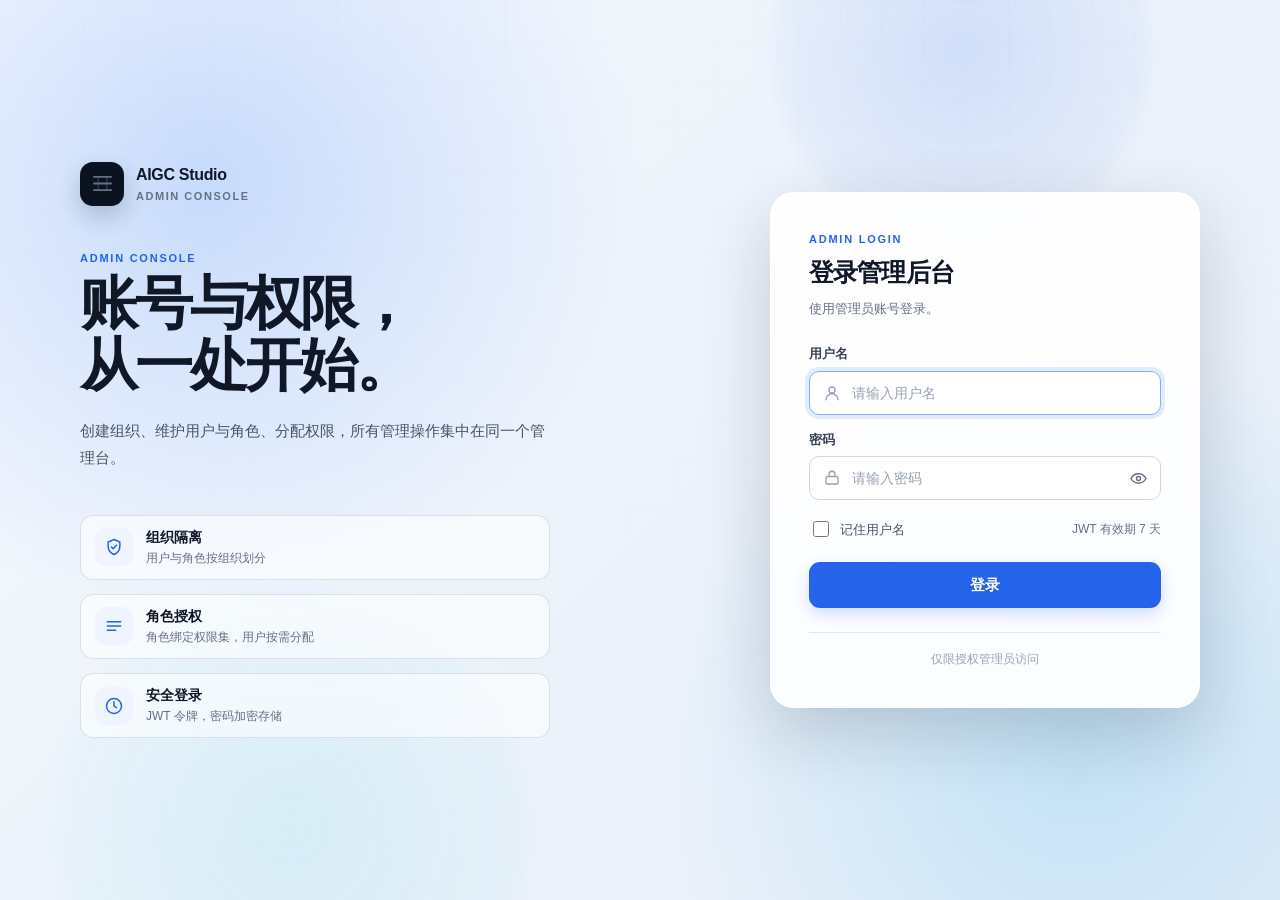
<file: src/main/resources/static/admin/index.html>
<!DOCTYPE html>
<html lang="zh-CN">
<head>
  <meta charset="UTF-8">
  <meta name="viewport" content="width=device-width, initial-scale=1.0">
  <meta name="robots" content="noindex,nofollow">
  <title>概览 | AIGC Studio 管理后台</title>
  <link rel="icon" href="./assets/favicon.svg" type="image/svg+xml">
  <link rel="stylesheet" href="./assets/admin.css">
</head>
<body class="admin-body">
  <div class="app-shell">
    <aside id="sidebar" class="sidebar">
      <div class="sidebar-brand">
        <span class="brand-mark" aria-hidden="true">
          <svg viewBox="0 0 32 32" fill="none">
            <path d="M5 7.5h22M5 16h22M5 24.5h22" stroke="currentColor" stroke-width="2.4" stroke-linecap="round"/>
            <path d="M10.5 7.5v17M21.5 7.5v17" stroke="currentColor" stroke-width="1.4" stroke-linecap="round" opacity=".5"/>
          </svg>
        </span>
        <div>
          <strong>AIGC Studio</strong>
          <span>Admin Console</span>
        </div>
      </div>

      <nav class="sidebar-nav" aria-label="管理菜单">
        <p class="sidebar-nav-label">系统管理</p>
        <a class="nav-item is-active" href="./index.html" aria-current="page">
          <span class="nav-icon" aria-hidden="true">
            <svg viewBox="0 0 24 24" fill="none"><rect x="4" y="4" width="16" height="16" rx="3" stroke="currentColor" stroke-width="1.8"/><path d="M9 10h6M9 14h4" stroke="currentColor" stroke-width="1.8" stroke-linecap="round"/></svg>
          </span>
          <span>概览</span>
        </a>
        <a class="nav-item" href="./organizations.html" data-any-permission="org:view">
          <span class="nav-icon" aria-hidden="true">
            <svg viewBox="0 0 24 24" fill="none"><path d="M4 20V8l8-5 8 5v12" stroke="currentColor" stroke-width="1.8" stroke-linecap="round" stroke-linejoin="round"/><path d="M9 20v-6h6v6M8 10h.01M12 10h.01M16 10h.01" stroke="currentColor" stroke-width="1.8" stroke-linecap="round"/></svg>
          </span>
          <span>组织管理</span>
        </a>
        <a class="nav-item" href="./permissions.html" data-any-permission="role:view">
          <span class="nav-icon" aria-hidden="true">
            <svg viewBox="0 0 24 24" fill="none"><path d="M14.5 9.5a4.5 4.5 0 11-3.2 7.7L4 21.5 2.5 20 4 18.5 2.5 17 5 14.5l1.5 1.5 3-3a4.5 4.5 0 015-3.5z" stroke="currentColor" stroke-width="1.7" stroke-linejoin="round"/><circle cx="16" cy="8" r="1.2" fill="currentColor"/></svg>
          </span>
          <span>权限管理</span>
        </a>
        <a class="nav-item" href="./roles.html" data-any-permission="role:view">
          <span class="nav-icon" aria-hidden="true">
            <svg viewBox="0 0 24 24" fill="none"><path d="M12 3l2.4 4.9 5.4.8-3.9 3.8.9 5.4-4.8-2.5-4.8 2.5.9-5.4-3.9-3.8 5.4-.8L12 3z" stroke="currentColor" stroke-width="1.7" stroke-linejoin="round"/></svg>
          </span>
          <span>角色管理</span>
        </a>
        <a class="nav-item" href="./users.html" data-any-permission="user:view">
          <span class="nav-icon" aria-hidden="true">
            <svg viewBox="0 0 24 24" fill="none"><circle cx="12" cy="8" r="3.5" stroke="currentColor" stroke-width="1.8"/><path d="M5 20c.7-3.4 3.2-5.5 7-5.5s6.3 2.1 7 5.5" stroke="currentColor" stroke-width="1.8" stroke-linecap="round"/></svg>
          </span>
          <span>用户管理</span>
        </a>
      </nav>

      <div class="sidebar-note">
        <span class="note-dot" aria-hidden="true"></span>
        <strong>进入对应模块办理</strong>
        <p>左侧菜单按权限显示，找不到入口说明缺少对应权限。</p>
      </div>

      <div class="sidebar-user">
        <span id="userAvatar" class="avatar">A</span>
        <span class="sidebar-user-meta">
          <strong id="sidebarUserName">-</strong>
          <small id="sidebarUserOrg">-</small>
        </span>
        <button class="icon-btn sidebar-logout" type="button" aria-label="退出登录" title="退出登录" data-logout>
          <svg viewBox="0 0 24 24" fill="none"><path d="M9 5H5.5A1.5 1.5 0 004 6.5v11A1.5 1.5 0 005.5 19H9" stroke="currentColor" stroke-width="1.8" stroke-linecap="round"/><path d="M14 8l4 4-4 4M18 12H9" stroke="currentColor" stroke-width="1.8" stroke-linecap="round" stroke-linejoin="round"/></svg>
        </button>
      </div>
    </aside>
    <button id="sidebarScrim" class="sidebar-scrim" type="button" aria-label="关闭菜单" hidden></button>

    <div class="main-wrap">
      <header class="topbar">
        <button id="menuBtn" class="icon-btn menu-btn" type="button" aria-label="打开菜单">
          <svg viewBox="0 0 24 24" fill="none"><path d="M4 7h16M4 12h16M4 17h16" stroke="currentColor" stroke-width="1.8" stroke-linecap="round"/></svg>
        </button>
        <div class="topbar-title">
          <p class="eyebrow">OVERVIEW</p>
          <h1>概览</h1>
        </div>
        <div class="topbar-actions">
          <span class="user-chip">
            <span class="avatar avatar-sm" id="topbarAvatar">A</span>
            <span class="user-chip-text">
              <strong id="topbarUserName">-</strong>
              <small id="topbarUserOrg">-</small>
            </span>
          </span>
          <button class="btn btn-ghost btn-sm" type="button" data-logout>退出登录</button>
        </div>
      </header>

      <main class="content">
        <section class="dash-hero">
          <div class="dash-hero-body">
            <p class="dash-hero-tag">工作台</p>
            <h2 id="greetingTitle">欢迎回来</h2>
            <p id="greetingSummary" class="dash-hero-desc">正在加载账号信息…</p>
            <div class="dash-hero-actions">
              <a class="btn btn-hero-primary" href="./users.html" data-any-permission="user:view">进入用户管理</a>
              <a class="btn btn-hero-ghost" href="./organizations.html" data-any-permission="org:view">组织管理</a>
              <a class="btn btn-hero-ghost" href="./roles.html" data-any-permission="role:view">角色与权限</a>
            </div>
          </div>
          <div class="dash-hero-card">
            <span id="heroAvatar" class="avatar avatar-lg" aria-hidden="true">A</span>
            <strong id="heroName">-</strong>
            <span id="heroUsername" class="dash-hero-username">-</span>
            <span id="heroState" class="dash-hero-state">登录正常</span>
          </div>
        </section>

        <div id="firstLoginNote" class="alert alert-warning" role="status" hidden>
          <strong>首次登录提醒：</strong>当前账号仍在使用初始化密码，建议尽快联系管理员重置为个人密码。
        </div>

        <section class="stats-grid" aria-label="关键指标">
          <a class="stat-card" href="./users.html" data-any-permission="user:view">
            <div class="stat-top">
              <span class="stat-label">创作者账号</span>
              <span class="stat-icon stat-icon-blue" aria-hidden="true">
                <svg viewBox="0 0 24 24" fill="none"><circle cx="12" cy="8" r="3.5" stroke="currentColor" stroke-width="1.8"/><path d="M5 20c.7-3.4 3.2-5.5 7-5.5s6.3 2.1 7 5.5" stroke="currentColor" stroke-width="1.8" stroke-linecap="round"/></svg>
              </span>
            </div>
            <strong id="statUsers" data-stat>—</strong>
            <span class="stat-hint">普通创作者账号（不含已删除）</span>
          </a>
          <a class="stat-card" href="./organizations.html" data-any-permission="org:view">
            <div class="stat-top">
              <span class="stat-label">组织数量</span>
              <span class="stat-icon stat-icon-amber" aria-hidden="true">
                <svg viewBox="0 0 24 24" fill="none"><path d="M4 20V8l8-5 8 5v12" stroke="currentColor" stroke-width="1.8" stroke-linecap="round" stroke-linejoin="round"/><path d="M9 20v-6h6v6" stroke="currentColor" stroke-width="1.8" stroke-linecap="round"/></svg>
              </span>
            </div>
            <strong id="statOrgs" data-stat>—</strong>
            <span class="stat-hint">当前可见的组织总数</span>
          </a>
          <a class="stat-card" href="./roles.html" data-any-permission="role:view">
            <div class="stat-top">
              <span class="stat-label">角色数量</span>
              <span class="stat-icon stat-icon-green" aria-hidden="true">
                <svg viewBox="0 0 24 24" fill="none"><path d="M12 3l2.4 4.9 5.4.8-3.9 3.8.9 5.4-4.8-2.5-4.8 2.5.9-5.4-3.9-3.8 5.4-.8L12 3z" stroke="currentColor" stroke-width="1.7" stroke-linejoin="round"/></svg>
              </span>
            </div>
            <strong id="statRoles" data-stat>—</strong>
            <span class="stat-hint">当前可见的角色数量</span>
          </a>
          <div class="stat-card stat-card-plain">
            <div class="stat-top">
              <span class="stat-label">累计生成任务</span>
              <span class="stat-icon stat-icon-red" aria-hidden="true">
                <svg viewBox="0 0 24 24" fill="none"><path d="M4 18V9M9.5 18V5M15 18v-6M20.5 18v-9" stroke="currentColor" stroke-width="1.8" stroke-linecap="round"/></svg>
              </span>
            </div>
            <strong id="statGenerations" data-stat>—</strong>
            <span class="stat-hint">运行记录累计条数</span>
          </div>
        </section>

        <div class="dash-columns">
          <section class="panel">
            <div class="panel-head">
              <div>
                <h2>快捷入口</h2>
                <p class="muted">按当前账号权限显示，点击进入对应模块</p>
              </div>
            </div>
            <div class="quick-grid">
              <a class="quick-card" href="./users.html" data-any-permission="user:view">
                <span class="quick-icon" aria-hidden="true">
                  <svg viewBox="0 0 24 24" fill="none"><circle cx="12" cy="8" r="3.5" stroke="currentColor" stroke-width="1.8"/><path d="M5 20c.7-3.4 3.2-5.5 7-5.5s6.3 2.1 7 5.5" stroke="currentColor" stroke-width="1.8" stroke-linecap="round"/></svg>
                </span>
                <span class="quick-body">
                  <strong>用户管理</strong>
                  <span>新建用户与角色分配</span>
                </span>
                <svg class="quick-arrow" viewBox="0 0 24 24" fill="none" aria-hidden="true"><path d="M9 6l6 6-6 6" stroke="currentColor" stroke-width="1.9" stroke-linecap="round" stroke-linejoin="round"/></svg>
              </a>
              <a class="quick-card" href="./organizations.html" data-any-permission="org:view">
                <span class="quick-icon" aria-hidden="true">
                  <svg viewBox="0 0 24 24" fill="none"><path d="M4 20V8l8-5 8 5v12" stroke="currentColor" stroke-width="1.8" stroke-linecap="round" stroke-linejoin="round"/><path d="M9 20v-6h6v6" stroke="currentColor" stroke-width="1.8" stroke-linecap="round"/></svg>
                </span>
                <span class="quick-body">
                  <strong>组织管理</strong>
                  <span>组织信息与初始管理员</span>
                </span>
                <svg class="quick-arrow" viewBox="0 0 24 24" fill="none" aria-hidden="true"><path d="M9 6l6 6-6 6" stroke="currentColor" stroke-width="1.9" stroke-linecap="round" stroke-linejoin="round"/></svg>
              </a>
              <a class="quick-card" href="./roles.html" data-any-permission="role:view">
                <span class="quick-icon" aria-hidden="true">
                  <svg viewBox="0 0 24 24" fill="none"><path d="M12 3l2.4 4.9 5.4.8-3.9 3.8.9 5.4-4.8-2.5-4.8 2.5.9-5.4-3.9-3.8 5.4-.8L12 3z" stroke="currentColor" stroke-width="1.7" stroke-linejoin="round"/></svg>
                </span>
                <span class="quick-body">
                  <strong>角色管理</strong>
                  <span>角色配置与权限分配</span>
                </span>
                <svg class="quick-arrow" viewBox="0 0 24 24" fill="none" aria-hidden="true"><path d="M9 6l6 6-6 6" stroke="currentColor" stroke-width="1.9" stroke-linecap="round" stroke-linejoin="round"/></svg>
              </a>
              <a class="quick-card" href="./permissions.html" data-any-permission="role:view">
                <span class="quick-icon" aria-hidden="true">
                  <svg viewBox="0 0 24 24" fill="none"><path d="M14.5 9.5a4.5 4.5 0 11-3.2 7.7L4 21.5 2.5 20 4 18.5 2.5 17 5 14.5l1.5 1.5 3-3a4.5 4.5 0 015-3.5z" stroke="currentColor" stroke-width="1.7" stroke-linejoin="round"/><circle cx="16" cy="8" r="1.2" fill="currentColor"/></svg>
                </span>
                <span class="quick-body">
                  <strong>权限管理</strong>
                  <span>全局权限与启用状态</span>
                </span>
                <svg class="quick-arrow" viewBox="0 0 24 24" fill="none" aria-hidden="true"><path d="M9 6l6 6-6 6" stroke="currentColor" stroke-width="1.9" stroke-linecap="round" stroke-linejoin="round"/></svg>
              </a>
            </div>
            <p class="quick-foot">只列出当前账号有权限进入的模块；缺少入口说明需要联系超级管理员调整角色。</p>
          </section>

          <section class="panel">
            <div class="panel-head">
              <div>
                <h2>账号信息</h2>
                <p class="muted">当前登录会话</p>
              </div>
            </div>
            <dl class="meta-list">
              <div class="meta-row">
                <dt>登录账号</dt>
                <dd id="profileUsername">-</dd>
              </div>
              <div class="meta-row">
                <dt>姓名</dt>
                <dd id="profileRealName">-</dd>
              </div>
              <div class="meta-row">
                <dt>所属组织</dt>
                <dd id="profileOrg">-</dd>
              </div>
              <div class="meta-row">
                <dt>角色</dt>
                <dd id="profileRoles" class="badge-list"><span class="muted">-</span></dd>
              </div>
              <div id="permissionRow" class="meta-row" hidden>
                <dt>权限项</dt>
                <dd id="profilePermissions">-</dd>
              </div>
              <div class="meta-row">
                <dt>账号创建</dt>
                <dd id="profileCreatedAt">-</dd>
              </div>
            </dl>
          </section>
        </div>
      </main>
    </div>
  </div>

  <div id="toastRoot" class="toast-root" aria-live="polite"></div>

  <script src="./assets/common.js"></script>
  <script src="./assets/page.js"></script>
  <script src="./assets/overview.js"></script>
</body>
</html>
</file>
<file: src/main/resources/static/admin/assets/admin.css>
:root {
  --bg: #f3f6fb;
  --panel: #ffffff;
  --ink: #101828;
  --muted: #667085;
  --muted-light: #98a2b3;
  --line: #e4e7ec;
  --line-strong: #d0d5dd;
  --brand: #2563eb;
  --brand-dark: #1d4ed8;
  --brand-soft: #eff4ff;
  --green: #079455;
  --green-soft: #ecfdf3;
  --amber: #b54708;
  --amber-soft: #fffaeb;
  --red: #d92d20;
  --red-soft: #fef3f2;
  --nav: #0b1220;
  --nav-soft: #111c2f;
  --shadow-sm: 0 1px 2px rgba(16, 24, 40, .05);
  --shadow-md: 0 12px 32px rgba(16, 24, 40, .08);
  --shadow-lg: 0 24px 70px rgba(16, 24, 40, .18);
  --radius: 16px;
  --font: "Segoe UI", "PingFang SC", "Hiragino Sans GB", "Microsoft YaHei", Arial, sans-serif;
  --mono: "Cascadia Code", "JetBrains Mono", Consolas, "Courier New", monospace;
}

* {
  box-sizing: border-box;
}

html,
body {
  min-height: 100%;
}

body {
  margin: 0;
  color: var(--ink);
  background: var(--bg);
  font-family: var(--font);
  font-size: 14px;
  line-height: 1.5;
  -webkit-font-smoothing: antialiased;
}

button,
input,
select,
textarea {
  font: inherit;
}

button {
  cursor: pointer;
}

a {
  color: inherit;
  text-decoration: none;
}

svg {
  display: block;
}

[hidden] {
  display: none !important;
}

.eyebrow {
  margin: 0 0 6px;
  color: var(--brand);
  font-size: 11px;
  font-weight: 800;
  letter-spacing: .16em;
}

.muted {
  color: var(--muted);
}

.mono {
  font-family: var(--mono);
}

.break-all {
  word-break: break-all;
}

.avatar {
  display: inline-flex;
  align-items: center;
  justify-content: center;
  width: 38px;
  height: 38px;
  flex: 0 0 38px;
  border-radius: 12px;
  background: linear-gradient(135deg, #3b82f6, #1d4ed8);
  color: #fff;
  font-weight: 800;
  font-size: 15px;
  box-shadow: inset 0 0 0 1px rgba(255, 255, 255, .18);
}

.avatar-sm {
  width: 32px;
  height: 32px;
  flex-basis: 32px;
  border-radius: 10px;
  font-size: 13px;
}

.spinner {
  width: 16px;
  height: 16px;
  border: 2px solid var(--line-strong);
  border-top-color: var(--brand);
  border-radius: 50%;
  animation: spin .8s linear infinite;
}

.spinner-light {
  border-color: rgba(255, 255, 255, .35);
  border-top-color: #fff;
}

@keyframes spin {
  to {
    transform: rotate(360deg);
  }
}

.btn {
  display: inline-flex;
  align-items: center;
  justify-content: center;
  gap: 7px;
  height: 40px;
  padding: 0 16px;
  border: 1px solid transparent;
  border-radius: 10px;
  font-weight: 650;
  font-size: 13.5px;
  white-space: nowrap;
  transition: background .18s ease, border-color .18s ease, color .18s ease, box-shadow .18s ease, transform .18s ease;
}

.btn:active {
  transform: translateY(1px);
}

.btn:disabled {
  cursor: not-allowed;
  opacity: .55;
  transform: none;
}

.btn-primary {
  background: var(--brand);
  color: #fff;
  box-shadow: 0 6px 16px rgba(37, 99, 235, .22);
}

.btn-primary:hover:not(:disabled) {
  background: var(--brand-dark);
}

.btn-ghost {
  background: #fff;
  border-color: var(--line-strong);
  color: #344054;
}

.btn-ghost:hover:not(:disabled) {
  background: #f9fafb;
  border-color: #b8c0cc;
}

.btn-danger-ghost {
  background: #fff;
  border-color: #fecdca;
  color: var(--red);
}

.btn-danger-ghost:hover:not(:disabled) {
  background: var(--red-soft);
}

.btn-sm {
  height: 34px;
  padding: 0 12px;
  border-radius: 8px;
  font-size: 12.5px;
}

.btn-block {
  width: 100%;
  height: 46px;
  border-radius: 11px;
  font-size: 14.5px;
}

.btn-icon {
  width: 16px;
  height: 16px;
}

.btn.is-loading {
  pointer-events: none;
}

.icon-btn {
  display: inline-flex;
  align-items: center;
  justify-content: center;
  width: 38px;
  height: 38px;
  padding: 0;
  border: 0;
  border-radius: 10px;
  background: transparent;
  color: var(--muted);
  transition: background .18s ease, color .18s ease;
}

.icon-btn:hover {
  background: #f2f4f7;
  color: var(--ink);
}

.icon-btn svg {
  width: 19px;
  height: 19px;
}

.field {
  display: grid;
  gap: 7px;
  min-width: 0;
}

.field-label {
  color: #344054;
  font-size: 12.5px;
  font-weight: 650;
}

.field-label em {
  color: var(--red);
  font-style: normal;
}

.field-hint {
  color: var(--muted-light);
  font-size: 11.5px;
  line-height: 1.4;
}

.field-full {
  grid-column: 1 / -1;
}

.input-wrap {
  position: relative;
  display: block;
}

.input-icon {
  position: absolute;
  left: 14px;
  top: 50%;
  display: inline-flex;
  color: var(--muted-light);
  transform: translateY(-50%);
  pointer-events: none;
}

.input-icon svg {
  width: 18px;
  height: 18px;
}

input,
select,
textarea {
  width: 100%;
  border: 1px solid var(--line-strong);
  border-radius: 10px;
  background: #fff;
  color: var(--ink);
  outline: none;
  transition: border-color .18s ease, box-shadow .18s ease, background .18s ease;
}

input,
select {
  height: 44px;
  padding: 0 13px;
}

.input-wrap input {
  padding-left: 42px;
  padding-right: 44px;
}

textarea {
  min-height: 90px;
  padding: 11px 13px;
  resize: vertical;
  line-height: 1.55;
}

input::placeholder,
textarea::placeholder {
  color: var(--muted-light);
}

input:focus,
select:focus,
textarea:focus {
  border-color: #84adff;
  box-shadow: 0 0 0 4px rgba(37, 99, 235, .12);
}

input:disabled,
select:disabled,
textarea:disabled {
  background: #f9fafb;
  color: var(--muted);
}

.field.compact {
  gap: 6px;
}

.field.compact input,
.field.compact select {
  height: 38px;
  font-size: 13px;
}

.checkbox {
  display: inline-flex;
  align-items: center;
  gap: 8px;
  color: #475467;
  font-size: 13px;
  cursor: pointer;
  user-select: none;
}

.checkbox input {
  width: 16px;
  height: 16px;
  accent-color: var(--brand);
}

.password-toggle {
  position: absolute;
  right: 4px;
  top: 3px;
  width: 38px;
  height: 38px;
}

.password-toggle .eye-off {
  display: none;
}

.password-toggle.is-visible .eye-open {
  display: none;
}

.password-toggle.is-visible .eye-off {
  display: block;
}

.alert {
  margin-bottom: 18px;
  padding: 11px 13px;
  border: 1px solid transparent;
  border-radius: 10px;
  font-size: 13px;
  line-height: 1.5;
}

.alert-error {
  background: var(--red-soft);
  border-color: #fecdca;
  color: #b42318;
}

.alert-warning {
  background: var(--amber-soft);
  border-color: #fedf89;
  color: #93370d;
}

.auth-body {
  display: grid;
  place-items: center;
  min-height: 100vh;
  overflow-x: hidden;
  background: #eef3fb;
}

.auth-backdrop {
  position: fixed;
  inset: 0;
  overflow: hidden;
  background:
    radial-gradient(circle at 16% 20%, rgba(59, 130, 246, .24), transparent 34%),
    radial-gradient(circle at 84% 82%, rgba(14, 165, 233, .18), transparent 32%),
    linear-gradient(135deg, #f7f9ff 0%, #edf3fb 48%, #e8eef8 100%);
}

.auth-orb {
  position: absolute;
  border-radius: 50%;
  filter: blur(8px);
  opacity: .6;
}

.auth-orb-a {
  top: -140px;
  right: 10%;
  width: 380px;
  height: 380px;
  background: radial-gradient(circle, rgba(37, 99, 235, .24), rgba(37, 99, 235, 0));
}

.auth-orb-b {
  bottom: -170px;
  left: 4%;
  width: 480px;
  height: 480px;
  background: radial-gradient(circle, rgba(6, 182, 212, .16), rgba(6, 182, 212, 0));
}

.auth-grid {
  position: absolute;
  inset: 0;
  opacity: .35;
  background-image:
    linear-gradient(rgba(15, 23, 42, .035) 1px, transparent 1px),
    linear-gradient(90deg, rgba(15, 23, 42, .035) 1px, transparent 1px);
  background-size: 42px 42px;
  mask-image: linear-gradient(to bottom, black, transparent 82%);
}

.auth-shell {
  position: relative;
  z-index: 1;
  display: grid;
  grid-template-columns: minmax(0, 1fr) 430px;
  gap: 56px;
  align-items: center;
  width: min(1120px, calc(100% - 64px));
  margin: 32px 0;
}

.auth-intro {
  display: flex;
  flex-direction: column;
  gap: 44px;
  padding: 20px 0;
}

.brand-lockup {
  display: flex;
  align-items: center;
  gap: 12px;
}

.brand-lockup > div {
  display: grid;
  gap: 1px;
}

.brand-lockup strong {
  font-size: 16px;
  letter-spacing: -.02em;
}

.brand-lockup span {
  color: var(--muted);
  font-size: 11px;
  font-weight: 700;
  letter-spacing: .14em;
  text-transform: uppercase;
}

.brand-mark {
  display: inline-flex;
  align-items: center;
  justify-content: center;
  width: 44px;
  height: 44px;
  flex: 0 0 44px;
  border-radius: 13px;
  background: var(--nav);
  color: #fff;
  box-shadow: 0 10px 24px rgba(15, 23, 42, .2);
}

.brand-mark svg {
  width: 25px;
  height: 25px;
}

.auth-copy {
  max-width: 560px;
}

.auth-copy h1 {
  margin: 0 0 20px;
  font-size: clamp(38px, 4.5vw, 58px);
  line-height: 1.08;
  letter-spacing: -.05em;
  font-weight: 800;
}

.auth-copy > p:last-child {
  max-width: 470px;
  margin: 0;
  color: #475467;
  font-size: 15px;
  line-height: 1.8;
}

.auth-points {
  display: grid;
  gap: 14px;
  max-width: 470px;
  margin: 0;
  padding: 0;
  list-style: none;
}

.auth-points li {
  display: flex;
  align-items: center;
  gap: 13px;
  padding: 12px 14px;
  border: 1px solid rgba(208, 213, 221, .7);
  border-radius: 13px;
  background: rgba(255, 255, 255, .58);
  backdrop-filter: blur(10px);
}

.auth-points li > span:last-child {
  display: grid;
  gap: 1px;
}

.auth-points strong {
  font-size: 13.5px;
}

.auth-points small {
  color: var(--muted);
  font-size: 12px;
}

.point-icon {
  display: inline-flex;
  align-items: center;
  justify-content: center;
  width: 38px;
  height: 38px;
  flex: 0 0 38px;
  border-radius: 11px;
  background: var(--brand-soft);
  color: var(--brand);
}

.point-icon svg {
  width: 20px;
  height: 20px;
}

.auth-card {
  padding: 38px;
  border: 1px solid rgba(255, 255, 255, .7);
  border-radius: 24px;
  background: rgba(255, 255, 255, .92);
  box-shadow: var(--shadow-lg);
  backdrop-filter: blur(18px);
}

.auth-card-head {
  margin-bottom: 26px;
}

.auth-card-head h2 {
  margin: 0 0 8px;
  font-size: 25px;
  letter-spacing: -.035em;
}

.auth-card-head p:last-child {
  margin: 0;
  color: var(--muted);
  font-size: 13px;
}

.auth-card .field + .field {
  margin-top: 16px;
}

.auth-options {
  display: flex;
  align-items: center;
  justify-content: space-between;
  gap: 12px;
  margin: 18px 0 22px;
}

.auth-options .muted {
  font-size: 12px;
}

.auth-foot {
  margin: 24px 0 0;
  padding-top: 18px;
  border-top: 1px solid var(--line);
  color: var(--muted-light);
  font-size: 11.5px;
  text-align: center;
}

.auth-loading {
  position: fixed;
  inset: 0;
  z-index: 20;
  display: flex;
  align-items: center;
  justify-content: center;
  gap: 12px;
  background: rgba(15, 23, 42, .5);
  color: #fff;
  font-size: 13px;
  font-weight: 600;
  backdrop-filter: blur(3px);
}

.admin-body {
  min-height: 100vh;
  background:
    radial-gradient(circle at 80% -20%, rgba(37, 99, 235, .08), transparent 28%),
    var(--bg);
}

.app-shell {
  display: flex;
  min-height: 100vh;
}

.sidebar {
  position: sticky;
  top: 0;
  display: flex;
  flex-direction: column;
  width: 248px;
  height: 100vh;
  flex: 0 0 248px;
  padding: 22px 16px 16px;
  background:
    radial-gradient(circle at 20% 0%, rgba(37, 99, 235, .24), transparent 36%),
    linear-gradient(180deg, var(--nav) 0%, #0d1728 100%);
  color: #e6edf8;
  overflow-y: auto;
}

.sidebar-brand {
  display: flex;
  align-items: center;
  gap: 11px;
  padding: 4px 8px 24px;
}

.sidebar-brand .brand-mark {
  width: 38px;
  height: 38px;
  flex-basis: 38px;
  border-radius: 11px;
  background: rgba(255, 255, 255, .1);
  box-shadow: inset 0 0 0 1px rgba(255, 255, 255, .12);
}

.sidebar-brand .brand-mark svg {
  width: 22px;
  height: 22px;
}

.sidebar-brand > div {
  display: grid;
  gap: 0;
}

.sidebar-brand strong {
  font-size: 14px;
  letter-spacing: -.01em;
}

.sidebar-brand span {
  color: #8ea0ba;
  font-size: 9.5px;
  font-weight: 800;
  letter-spacing: .15em;
}

.sidebar-nav {
  display: grid;
  gap: 5px;
  padding-top: 10px;
  border-top: 1px solid rgba(255, 255, 255, .08);
}

.nav-item {
  display: flex;
  align-items: center;
  gap: 10px;
  padding: 10px 11px;
  border-radius: 9px;
  color: #aab8cc;
  font-size: 13.5px;
  font-weight: 600;
  transition: background .18s ease, color .18s ease;
}

.nav-item:hover {
  background: rgba(255, 255, 255, .06);
  color: #fff;
}

.nav-item.is-active {
  background: linear-gradient(90deg, rgba(37, 99, 235, .3), rgba(37, 99, 235, .12));
  color: #fff;
  box-shadow: inset 0 0 0 1px rgba(96, 165, 250, .22);
}

.nav-icon {
  display: inline-flex;
  color: #7fa9ff;
}

.nav-icon svg {
  width: 18px;
  height: 18px;
}

.sidebar-note {
  margin: auto 4px 18px;
  padding: 14px;
  border: 1px solid rgba(255, 255, 255, .08);
  border-radius: 12px;
  background: rgba(255, 255, 255, .035);
}

.sidebar-note strong {
  display: block;
  margin-bottom: 5px;
  font-size: 12px;
}

.sidebar-note p {
  margin: 0;
  color: #8ea0ba;
  font-size: 11.5px;
  line-height: 1.55;
}

.note-dot {
  display: inline-block;
  width: 6px;
  height: 6px;
  margin-right: 5px;
  border-radius: 50%;
  background: #22c55e;
  box-shadow: 0 0 0 3px rgba(34, 197, 94, .14);
  vertical-align: 1px;
}

.sidebar-user {
  display: flex;
  align-items: center;
  gap: 10px;
  padding: 11px 9px 2px;
  border-top: 1px solid rgba(255, 255, 255, .08);
}

.sidebar-user-meta {
  display: grid;
  min-width: 0;
  flex: 1;
  gap: 1px;
}

.sidebar-user-meta strong {
  overflow: hidden;
  font-size: 12.5px;
  text-overflow: ellipsis;
  white-space: nowrap;
}

.sidebar-user-meta small {
  overflow: hidden;
  color: #8ea0ba;
  font-size: 10.5px;
  text-overflow: ellipsis;
  white-space: nowrap;
}

.sidebar-logout {
  color: #8ea0ba;
}

.sidebar-logout:hover {
  background: rgba(255, 255, 255, .08);
  color: #fff;
}

.main-wrap {
  display: flex;
  flex-direction: column;
  min-width: 0;
  flex: 1;
}

.topbar {
  position: sticky;
  top: 0;
  z-index: 20;
  display: flex;
  align-items: center;
  gap: 16px;
  height: 76px;
  padding: 0 32px;
  border-bottom: 1px solid rgba(228, 231, 236, .9);
  background: rgba(255, 255, 255, .84);
  backdrop-filter: blur(14px);
}

.topbar-title {
  min-width: 0;
  flex: 1;
}

.topbar-title h1 {
  margin: 0;
  font-size: 22px;
  letter-spacing: -.03em;
}

.topbar-actions {
  display: flex;
  align-items: center;
  gap: 12px;
}

.user-chip {
  display: flex;
  align-items: center;
  gap: 9px;
  padding: 5px 11px 5px 5px;
  border: 1px solid var(--line);
  border-radius: 11px;
  background: #fff;
}

.user-chip-text {
  display: grid;
  gap: 0;
}

.user-chip-text strong {
  max-width: 140px;
  overflow: hidden;
  font-size: 12.5px;
  text-overflow: ellipsis;
  white-space: nowrap;
}

.user-chip-text small {
  max-width: 140px;
  overflow: hidden;
  color: var(--muted);
  font-size: 10.5px;
  text-overflow: ellipsis;
  white-space: nowrap;
}

.menu-btn {
  display: none;
}

.content {
  width: 100%;
  max-width: 1500px;
  margin: 0 auto;
  padding: 28px 32px 52px;
}

.stats-grid {
  display: grid;
  grid-template-columns: repeat(4, minmax(0, 1fr));
  gap: 15px;
  margin-bottom: 20px;
}

.stat-card {
  display: grid;
  gap: 8px;
  padding: 17px 18px 15px;
  border: 1px solid var(--line);
  border-radius: var(--radius);
  background: var(--panel);
  color: var(--ink);
  text-align: left;
  box-shadow: var(--shadow-sm);
  transition: border-color .18s ease, box-shadow .18s ease, transform .18s ease;
}

.stat-card:hover {
  border-color: #b9c7e6;
  box-shadow: var(--shadow-md);
  transform: translateY(-1px);
}

.stat-card.is-active {
  border-color: #84adff;
  box-shadow: 0 0 0 3px rgba(37, 99, 235, .1), var(--shadow-sm);
}

.stat-top {
  display: flex;
  align-items: center;
  justify-content: space-between;
  gap: 10px;
}

.stat-label {
  color: var(--muted);
  font-size: 12.5px;
  font-weight: 650;
}

.stat-card > strong {
  font-size: 30px;
  line-height: 1.1;
  letter-spacing: -.05em;
}

.stat-hint {
  color: var(--muted-light);
  font-size: 11.5px;
}

.stat-icon {
  display: inline-flex;
  align-items: center;
  justify-content: center;
  width: 32px;
  height: 32px;
  border-radius: 9px;
}

.stat-icon svg {
  width: 18px;
  height: 18px;
}

.stat-icon-blue {
  background: var(--brand-soft);
  color: var(--brand);
}

.stat-icon-amber {
  background: var(--amber-soft);
  color: var(--amber);
}

.stat-icon-green {
  background: var(--green-soft);
  color: var(--green);
}

.stat-icon-red {
  background: var(--red-soft);
  color: var(--red);
}

.panel {
  border: 1px solid var(--line);
  border-radius: var(--radius);
  background: var(--panel);
  box-shadow: var(--shadow-sm);
}

.panel-head {
  display: flex;
  align-items: flex-start;
  justify-content: space-between;
  gap: 18px;
  padding: 20px 22px 16px;
}

.panel-head h2 {
  margin: 0 0 3px;
  font-size: 17px;
  letter-spacing: -.02em;
}

.panel-head p {
  margin: 0;
  font-size: 12.5px;
}

.panel-actions {
  display: flex;
  align-items: center;
  gap: 9px;
  flex-wrap: wrap;
  justify-content: flex-end;
}

.filters {
  display: grid;
  grid-template-columns: minmax(220px, 1.45fr) minmax(130px, .65fr) minmax(170px, 1fr) auto;
  gap: 12px;
  align-items: end;
  padding: 0 22px 18px;
  border-bottom: 1px solid var(--line);
}

.filter-actions {
  display: flex;
  gap: 8px;
}

.table-wrap {
  width: 100%;
  overflow-x: auto;
}

.data-table {
  width: 100%;
  border-collapse: collapse;
  font-size: 13px;
}

.data-table th {
  padding: 11px 14px;
  border-bottom: 1px solid var(--line);
  background: #f8fafc;
  color: var(--muted);
  font-size: 11.5px;
  font-weight: 700;
  text-align: left;
  white-space: nowrap;
}

.data-table td {
  padding: 12px 14px;
  border-bottom: 1px solid #eef1f5;
  vertical-align: middle;
}

.data-table tbody tr {
  transition: background .15s ease;
}

.data-table tbody tr:hover {
  background: #fbfcff;
}

.data-table tbody tr:last-child td {
  border-bottom: 0;
}

.th-actions {
  width: 112px;
}

.td-actions {
  white-space: nowrap;
}

.code-cell {
  display: flex;
  align-items: center;
  gap: 7px;
}

.cell-stack {
  display: flex;
  flex-direction: column;
  align-items: flex-start;
  gap: 5px;
}

.code-cell code {
  padding: 4px 7px;
  border-radius: 6px;
  background: #f2f5f9;
  color: #344054;
  font-family: var(--mono);
  font-size: 12px;
  white-space: nowrap;
}

.mini-btn {
  padding: 3px 6px;
  border: 0;
  border-radius: 6px;
  background: transparent;
  color: var(--brand);
  font-size: 12px;
  font-weight: 650;
  white-space: nowrap;
  transition: background .15s ease, color .15s ease;
}

.mini-btn:hover {
  background: var(--brand-soft);
}

.mini-btn.is-danger {
  color: var(--red);
}

.mini-btn.is-danger:hover {
  background: var(--red-soft);
}

.row-actions {
  display: flex;
  align-items: center;
  gap: 3px;
}

.status-badge {
  display: inline-flex;
  align-items: center;
  gap: 5px;
  padding: 3px 8px;
  border-radius: 99px;
  font-size: 11.5px;
  font-weight: 650;
  white-space: nowrap;
}

.status-badge::before {
  width: 5px;
  height: 5px;
  border-radius: 50%;
  background: currentColor;
  content: "";
}

.status-unused {
  background: var(--amber-soft);
  color: var(--amber);
}

.status-activated {
  background: var(--green-soft);
  color: var(--green);
}

.status-disabled {
  background: var(--red-soft);
  color: var(--red);
}

.status-unknown {
  background: #f2f4f7;
  color: var(--muted);
}

.muted-value {
  color: var(--muted);
  font-size: 12px;
}

.table-state {
  height: 220px;
  color: var(--muted);
  font-size: 13px;
  text-align: center;
}

.table-state > * {
  display: block;
  margin: 0 auto 9px;
}

.table-state strong {
  color: var(--ink);
  font-size: 15px;
}

.table-state .btn {
  display: inline-flex;
  margin-top: 4px;
}

.table-empty {
  height: 280px;
}

.table-footer {
  display: flex;
  align-items: center;
  justify-content: space-between;
  gap: 14px;
  padding: 14px 22px;
  border-top: 1px solid var(--line);
}

.table-footer .muted {
  font-size: 12px;
}

.pager {
  display: flex;
  align-items: center;
  gap: 6px;
}

.select-compact {
  width: auto;
  height: 34px;
  padding: 0 10px;
  font-size: 12px;
}

.page-number {
  min-width: 58px;
  color: var(--muted);
  font-size: 12px;
  text-align: center;
}

.pager-btn {
  min-width: 58px;
}

.empty-state {
  display: flex;
  flex-direction: column;
  align-items: center;
  justify-content: center;
  min-height: 420px;
  padding: 40px 24px;
  text-align: center;
}

.empty-state h2 {
  margin: 14px 0 8px;
  font-size: 21px;
  letter-spacing: -.03em;
}

.empty-state p {
  max-width: 560px;
  margin: 0 0 18px;
  color: var(--muted);
  line-height: 1.7;
}

.empty-state code {
  padding: 2px 5px;
  border-radius: 5px;
  background: #f2f4f7;
  font-family: var(--mono);
  font-size: 12px;
}

.empty-icon {
  display: inline-flex;
  align-items: center;
  justify-content: center;
  width: 58px;
  height: 58px;
  border-radius: 17px;
  background: var(--brand-soft);
  color: var(--brand);
}

.empty-icon svg {
  width: 27px;
  height: 27px;
}

.sidebar-scrim {
  position: fixed;
  inset: 0;
  z-index: 45;
  padding: 0;
  border: 0;
  background: rgba(15, 23, 42, .5);
  backdrop-filter: blur(2px);
}

.modal {
  position: fixed;
  inset: 0;
  z-index: 100;
  display: flex;
  align-items: center;
  justify-content: center;
  padding: 22px;
  background: rgba(15, 23, 42, .56);
  opacity: 0;
  overflow-y: auto;
  transition: opacity .18s ease;
}

.modal.is-open {
  opacity: 1;
}

.modal-card {
  width: min(520px, 100%);
  max-height: calc(100vh - 44px);
  padding: 25px;
  border: 1px solid rgba(255, 255, 255, .7);
  border-radius: 20px;
  background: #fff;
  box-shadow: var(--shadow-lg);
  opacity: 0;
  overflow-y: auto;
  transform: translateY(12px) scale(.985);
  transition: opacity .18s ease, transform .18s ease;
}

.modal.is-open .modal-card {
  opacity: 1;
  transform: translateY(0) scale(1);
}

.modal-card-wide {
  width: min(760px, 100%);
}

.modal-head {
  display: flex;
  align-items: flex-start;
  justify-content: space-between;
  gap: 20px;
  margin-bottom: 20px;
}

.modal-head h2 {
  margin: 0 0 3px;
  font-size: 20px;
  letter-spacing: -.03em;
}

.modal-head p {
  margin: 0;
  font-size: 12.5px;
}

.modal-close {
  margin: -4px -6px 0 0;
}

.form-grid {
  display: grid;
  grid-template-columns: 1fr 1fr;
  gap: 15px;
}

.modal-foot {
  display: flex;
  align-items: center;
  justify-content: flex-end;
  gap: 9px;
  margin-top: 22px;
  padding-top: 17px;
  border-top: 1px solid var(--line);
}

.modal-foot-spacer {
  flex: 1;
}

.code-output {
  width: 100%;
  min-height: 240px;
  padding: 15px;
  border: 0;
  border-radius: 12px;
  background: #0b1220;
  color: #dbe7ff;
  font-family: var(--mono);
  font-size: 12.5px;
  line-height: 1.75;
  resize: vertical;
}

.code-output:focus {
  box-shadow: 0 0 0 3px rgba(37, 99, 235, .22);
}

.detail-grid {
  display: grid;
  grid-template-columns: 1fr 1fr;
  gap: 10px;
  max-height: 62vh;
  overflow-y: auto;
  padding-right: 3px;
}

.detail-item {
  display: grid;
  gap: 4px;
  min-width: 0;
  padding: 11px 12px;
  border: 1px solid #edf0f4;
  border-radius: 10px;
  background: #f9fafb;
}

.detail-item-full {
  grid-column: 1 / -1;
}

.detail-label {
  color: var(--muted);
  font-size: 11px;
  font-weight: 700;
  letter-spacing: .04em;
}

.detail-value {
  min-width: 0;
  color: #1d2939;
  font-size: 13px;
  word-break: break-word;
}

.value-with-action {
  display: flex;
  align-items: center;
  gap: 8px;
  flex-wrap: wrap;
}

.license-block {
  display: grid;
  gap: 8px;
}

.license-block .btn {
  justify-self: start;
}

.license-output {
  width: 100%;
  min-height: 104px;
  padding: 11px;
  border: 0;
  background: #0b1220;
  color: #dbe7ff;
  font-family: var(--mono);
  font-size: 11.5px;
  line-height: 1.6;
  resize: vertical;
}

.toast-root {
  position: fixed;
  top: 18px;
  right: 18px;
  z-index: 200;
  display: grid;
  gap: 10px;
  width: min(360px, calc(100% - 36px));
  pointer-events: none;
}

.toast {
  display: flex;
  align-items: flex-start;
  gap: 10px;
  padding: 12px 12px 12px 14px;
  border: 1px solid var(--line);
  border-left: 4px solid var(--brand);
  border-radius: 11px;
  background: #fff;
  box-shadow: var(--shadow-md);
  opacity: 0;
  pointer-events: auto;
  transform: translateX(12px);
  transition: opacity .18s ease, transform .18s ease;
}

.toast.is-visible {
  opacity: 1;
  transform: translateX(0);
}

.toast-success {
  border-left-color: var(--green);
}

.toast-error {
  border-left-color: var(--red);
}

.toast-warning {
  border-left-color: var(--amber);
}

.toast-mark {
  width: 8px;
  height: 8px;
  flex: 0 0 8px;
  margin-top: 6px;
  border-radius: 50%;
  background: var(--brand);
}

.toast-success .toast-mark {
  background: var(--green);
}

.toast-error .toast-mark {
  background: var(--red);
}

.toast-warning .toast-mark {
  background: var(--amber);
}

.toast-text {
  flex: 1;
  color: #344054;
  font-size: 12.5px;
  line-height: 1.55;
}

.toast-close {
  padding: 0 3px;
  border: 0;
  background: transparent;
  color: var(--muted-light);
  font-size: 18px;
  line-height: 1;
}

.toast-close:hover {
  color: var(--ink);
}

body.modal-open {
  overflow: hidden;
}

.sidebar-nav-label {
  margin: 12px 8px 3px;
  color: #6f819c;
  font-size: 9.5px;
  font-weight: 800;
  letter-spacing: .14em;
  text-transform: uppercase;
}

.sidebar-nav-label:first-child {
  margin-top: 2px;
}

.code-pill {
  display: inline-flex;
  align-items: center;
  max-width: 100%;
  padding: 3px 7px;
  border-radius: 6px;
  background: #f2f5f9;
  color: #344054;
  font-family: var(--mono);
  font-size: 11.5px;
  line-height: 1.4;
  word-break: break-all;
}

.code-pill-sm {
  padding: 1px 5px;
  font-size: 10.5px;
}

.count-pill {
  display: inline-flex;
  align-items: center;
  padding: 2px 8px;
  border-radius: 99px;
  background: var(--brand-soft);
  color: var(--brand-dark);
  font-size: 11.5px;
  font-weight: 700;
  white-space: nowrap;
}

.badge-list {
  display: flex;
  align-items: center;
  gap: 4px;
  flex-wrap: wrap;
}

.role-badge {
  display: inline-flex;
  align-items: center;
  padding: 2px 7px;
  border-radius: 99px;
  background: #f2f4f7;
  color: #475467;
  font-size: 11px;
  font-weight: 650;
  white-space: nowrap;
}

.role-badge-system {
  background: var(--amber-soft);
  color: var(--amber);
}

.role-badge-more {
  background: var(--brand-soft);
  color: var(--brand-dark);
}

.self-tag {
  display: inline-flex;
  align-items: center;
  margin-left: 5px;
  padding: 1px 6px;
  border-radius: 99px;
  background: var(--green-soft);
  color: var(--green);
  font-size: 10.5px;
  font-weight: 700;
  vertical-align: 1px;
}

.filters-simple {
  grid-template-columns: minmax(240px, 1.4fr) auto;
}

.filters-three {
  grid-template-columns: minmax(220px, 1.4fr) minmax(130px, .5fr) auto;
}

.filters-four {
  grid-template-columns: minmax(180px, 1fr) minmax(220px, 1.3fr) minmax(120px, .5fr) auto;
}

.form-section {
  margin-top: 20px;
  padding-top: 18px;
  border-top: 1px solid var(--line);
}

.form-section-head {
  margin-bottom: 14px;
}

.form-section-head h3 {
  margin: 0 0 3px;
  font-size: 14px;
}

.form-section-head p {
  margin: 0;
  color: var(--muted);
  font-size: 12px;
}

.check-list {
  display: grid;
  gap: 8px;
  max-height: 56vh;
  overflow-y: auto;
  padding-right: 3px;
}

.check-item {
  display: flex;
  align-items: flex-start;
  gap: 10px;
  padding: 11px 12px;
  border: 1px solid var(--line);
  border-radius: 10px;
  background: #fbfcff;
  cursor: pointer;
  transition: border-color .15s ease, background .15s ease;
}

.check-item:hover {
  border-color: #b7cdfa;
  background: #f8fbff;
}

.check-item input[type="checkbox"] {
  width: 16px;
  height: 16px;
  flex: 0 0 16px;
  margin: 2px 0 0;
  padding: 0;
  accent-color: var(--brand);
}

.check-item-body {
  display: grid;
  gap: 2px;
  min-width: 0;
}

.check-item-title {
  color: #1d2939;
  font-size: 13px;
  font-weight: 650;
}

.check-item-desc {
  color: var(--muted);
  font-size: 11.5px;
  line-height: 1.45;
}

.loading-line {
  display: flex;
  align-items: center;
  gap: 9px;
  padding: 22px 8px;
  color: var(--muted);
  font-size: 13px;
}

.empty-inline {
  padding: 26px 12px;
  border: 1px dashed var(--line-strong);
  border-radius: 10px;
  color: var(--muted);
  font-size: 13px;
  text-align: center;
}

.permission-toolbar {
  display: flex;
  align-items: flex-end;
  justify-content: space-between;
  gap: 12px;
  margin-bottom: 14px;
}

.permission-search {
  width: min(360px, 100%);
}

.permission-toolbar-actions {
  display: flex;
  align-items: center;
  gap: 7px;
}

.permission-toolbar-hint {
  color: var(--muted-light);
  font-size: 11.5px;
}

/* 分配权限弹窗：按业务模块分组 */
.modal-card-permissions {
  display: flex;
  flex-direction: column;
  width: min(1040px, 100%);
  max-height: calc(100vh - 56px);
  overflow: hidden;
}

.permission-groups {
  display: grid;
  flex: 1 1 auto;
  gap: 18px;
  min-height: 0;
  overflow-y: auto;
  padding-right: 4px;
}

.permission-scope {
  display: grid;
  gap: 10px;
}

.permission-scope-head {
  position: sticky;
  top: 0;
  z-index: 1;
  display: flex;
  align-items: baseline;
  gap: 8px;
  padding: 4px 2px 5px;
  background: #fff;
}

.permission-scope-title {
  color: var(--ink);
  font-size: 12px;
  font-weight: 700;
  letter-spacing: .04em;
}

.permission-scope-hint {
  color: var(--muted-light);
  font-size: 11px;
}

.permission-scope-total {
  margin-left: auto;
  color: var(--muted);
  font-size: 11px;
}

.permission-modules {
  display: grid;
  grid-template-columns: 1fr;
  align-items: start;
  gap: 18px;
}

.permission-group {
  border: 1px solid var(--line);
  border-radius: 12px;
  background: #fff;
  overflow: hidden;
}

/* 单项分组（如“个人文件”）不必独占两列 */
.permission-options:has(.permission-item:only-child) {
  grid-template-columns: minmax(0, 1fr);
}

.permission-group-head {
  display: flex;
  align-items: center;
  justify-content: space-between;
  gap: 12px;
  padding: 9px 12px;
  border-bottom: 1px solid var(--line);
  background: #f8fafc;
}

.permission-group-toggle {
  display: flex;
  align-items: center;
  gap: 8px;
  cursor: pointer;
}

.permission-group-toggle input[type="checkbox"] {
  width: 15px;
  height: 15px;
  margin: 0;
  padding: 0;
  accent-color: var(--brand);
}

.permission-group-title {
  color: var(--ink);
  font-size: 12.5px;
  font-weight: 650;
  letter-spacing: .01em;
}

.permission-group-count {
  color: var(--muted);
  font-size: 11px;
  font-variant-numeric: tabular-nums;
}

.permission-options {
  display: grid;
  grid-template-columns: repeat(2, minmax(0, 1fr));
  gap: 8px;
  padding: 10px;
}

.permission-item {
  padding: 7px 9px;
  background: #fff;
}

.confirm-card {
  width: min(430px, 100%);
}

.confirm-message {
  margin: 0 0 6px;
  color: var(--muted);
  font-size: 13px;
  line-height: 1.65;
}

.text-danger {
  color: var(--red) !important;
}

.btn-danger {
  border-color: var(--red);
  background: var(--red);
  color: #fff;
}

.btn-danger:hover:not(:disabled) {
  border-color: #b42318;
  background: #b42318;
}

.mini-btn:disabled {
  color: var(--muted-light);
  cursor: not-allowed;
}

.mini-btn:disabled:hover {
  background: transparent;
}

@media (max-width: 1200px) {
  .stats-grid {
    grid-template-columns: repeat(2, minmax(0, 1fr));
  }

  .filters {
    grid-template-columns: minmax(220px, 1fr) minmax(130px, .55fr);
  }

  .filter-actions {
    grid-column: 1 / -1;
  }
}

@media (max-width: 980px) {
  .auth-shell {
    grid-template-columns: 1fr;
    gap: 24px;
    width: min(520px, calc(100% - 32px));
    margin: 24px 0;
  }

  .auth-intro {
    gap: 22px;
    padding: 6px 4px 0;
  }

  .auth-copy h1 {
    font-size: 38px;
  }

  .auth-copy > p:last-child {
    font-size: 14px;
  }

  .auth-points {
    display: none;
  }

  .auth-card {
    padding: 30px;
  }

  .sidebar {
    position: fixed;
    left: 0;
    top: 0;
    z-index: 50;
    transform: translateX(-102%);
    transition: transform .22s ease;
  }

  .sidebar.is-open {
    transform: translateX(0);
  }

  .menu-btn {
    display: inline-flex;
  }

  .topbar {
    padding: 0 20px;
  }

  .content {
    padding: 22px 20px 44px;
  }
}

@media (max-width: 700px) {
  .topbar {
    height: 68px;
    gap: 11px;
  }

  .topbar .eyebrow {
    display: none;
  }

  .topbar-title h1 {
    font-size: 19px;
  }

  .user-chip {
    padding-right: 5px;
  }

  .user-chip-text {
    display: none;
  }

  .topbar-actions {
    gap: 7px;
  }

  .content {
    padding: 18px 14px 38px;
  }

  .stats-grid {
    gap: 10px;
  }

  .stat-card {
    padding: 14px;
  }

  .stat-card > strong {
    font-size: 25px;
  }

  .stat-hint {
    display: none;
  }

  .panel-head {
    flex-direction: column;
    padding: 17px 16px 14px;
  }

  .panel-actions {
    width: 100%;
    justify-content: flex-start;
  }

  .filters {
    grid-template-columns: 1fr;
    padding: 0 16px 16px;
  }

  .filter-actions {
    grid-column: auto;
  }

  .filter-actions .btn {
    flex: 1;
  }

  .data-table th,
  .data-table td {
    padding: 10px 11px;
  }

  .table-footer {
    align-items: flex-start;
    flex-direction: column;
    padding: 13px 16px;
  }

  .pager {
    flex-wrap: wrap;
  }

  .modal {
    align-items: flex-start;
    padding: 12px;
  }

  .modal-card {
    max-height: calc(100vh - 24px);
    padding: 20px;
    border-radius: 16px;
  }

  .form-grid,
  .detail-grid {
    grid-template-columns: 1fr;
  }

  .detail-item-full {
    grid-column: auto;
  }

  .modal-foot {
    flex-wrap: wrap;
  }

  .modal-foot .btn {
    flex: 1;
  }

  .modal-foot-spacer {
    display: none;
  }

  .auth-shell {
    width: calc(100% - 24px);
    margin: 12px 0;
  }

  .auth-intro {
    gap: 16px;
  }

  .auth-copy h1 {
    margin-bottom: 10px;
    font-size: 32px;
  }

  .auth-copy > p:last-child {
    font-size: 13px;
    line-height: 1.65;
  }

  .auth-card {
    padding: 24px 20px;
    border-radius: 19px;
  }

  .auth-options {
    align-items: flex-start;
    flex-direction: column;
    gap: 6px;
  }
}

@media (max-width: 430px) {
  .stats-grid {
    grid-template-columns: 1fr;
  }

  .logout-text {
    display: none;
  }

  .topbar-actions .btn {
    padding: 0 10px;
  }
}

@media (max-width: 700px) {
  .permission-toolbar {
    align-items: stretch;
    flex-direction: column;
  }

  .permission-search {
    width: 100%;
  }

  .permission-toolbar-actions .btn {
    flex: 1;
  }

  .permission-toolbar-hint {
    display: none;
  }

  .permission-modules {
    grid-template-columns: 1fr;
  }

.permission-options {
    grid-template-columns: minmax(0, 1fr);
  }

  .modal-card-permissions {
    max-height: calc(100vh - 24px);
  }
}

/* ---------- 概览页（admin/index.html） ---------- */

.dash-hero {
  position: relative;
  display: flex;
  align-items: center;
  justify-content: space-between;
  gap: 28px;
  margin-bottom: 18px;
  padding: 26px 28px;
  border-radius: 20px;
  overflow: hidden;
  background:
    radial-gradient(circle at 88% 6%, rgba(96, 165, 250, .42), transparent 44%),
    radial-gradient(circle at 4% 92%, rgba(14, 165, 233, .26), transparent 38%),
    linear-gradient(135deg, #0e1c31 0%, #14264a 54%, #183562 100%);
  color: #eaf1ff;
  box-shadow: 0 18px 44px rgba(15, 29, 51, .22);
}

.dash-hero::before {
  position: absolute;
  inset: 0;
  background-image:
    linear-gradient(rgba(255, 255, 255, .05) 1px, transparent 1px),
    linear-gradient(90deg, rgba(255, 255, 255, .05) 1px, transparent 1px);
  background-size: 38px 38px;
  mask-image: linear-gradient(to right, black, transparent 78%);
  content: "";
  pointer-events: none;
}

.dash-hero-body {
  position: relative;
  z-index: 1;
  min-width: 0;
}

.dash-hero-tag {
  margin: 0 0 10px;
  color: #9dc0f5;
  font-size: 10.5px;
  font-weight: 800;
  letter-spacing: .2em;
  text-transform: uppercase;
}

.dash-hero h2 {
  margin: 0 0 8px;
  font-size: clamp(24px, 2.6vw, 32px);
  line-height: 1.2;
  letter-spacing: -.035em;
  color: #fff;
}

.dash-hero-desc {
  max-width: 620px;
  margin: 0 0 20px;
  color: #b9cbe6;
  font-size: 13.5px;
  line-height: 1.7;
}

.dash-hero-actions {
  display: flex;
  align-items: center;
  gap: 10px;
  flex-wrap: wrap;
}

.btn-hero-primary {
  background: #fff;
  color: #14264a;
  box-shadow: 0 10px 24px rgba(2, 8, 23, .28);
}

.btn-hero-primary:hover:not(:disabled) {
  background: #eef4ff;
}

.btn-hero-ghost {
  background: rgba(255, 255, 255, .1);
  border-color: rgba(255, 255, 255, .3);
  color: #eaf1ff;
  box-shadow: none;
}

.btn-hero-ghost:hover:not(:disabled) {
  background: rgba(255, 255, 255, .2);
  border-color: rgba(255, 255, 255, .45);
}

.dash-hero-card {
  position: relative;
  z-index: 1;
  display: grid;
  justify-items: center;
  gap: 4px;
  min-width: 186px;
  padding: 18px 20px;
  border: 1px solid rgba(255, 255, 255, .16);
  border-radius: 16px;
  background: rgba(255, 255, 255, .08);
  text-align: center;
  backdrop-filter: blur(8px);
}

.avatar-lg {
  width: 54px;
  height: 54px;
  flex-basis: 54px;
  margin-bottom: 6px;
  border-radius: 16px;
  font-size: 21px;
}

.dash-hero-card strong {
  max-width: 180px;
  overflow: hidden;
  color: #fff;
  font-size: 14px;
  text-overflow: ellipsis;
  white-space: nowrap;
}

.dash-hero-username {
  max-width: 180px;
  overflow: hidden;
  color: #9dc0f5;
  font-size: 11.5px;
  text-overflow: ellipsis;
  white-space: nowrap;
}

.dash-hero-state {
  margin-top: 8px;
  padding: 3px 10px;
  border-radius: 99px;
  background: rgba(34, 197, 94, .18);
  color: #7ff0ad;
  font-size: 11px;
  font-weight: 700;
  white-space: nowrap;
}

.stat-card-plain,
.stat-card-plain:hover {
  border-color: var(--line);
  box-shadow: var(--shadow-sm);
  cursor: default;
  transform: none;
}

.stat-card strong[aria-busy="true"] {
  color: var(--muted-light);
}

.stat-card strong.is-unavailable {
  color: var(--muted-light);
}

.dash-columns {
  display: grid;
  grid-template-columns: minmax(0, 1.55fr) minmax(0, 1fr);
  gap: 18px;
  margin-top: 18px;
}

.quick-grid {
  display: grid;
  grid-template-columns: repeat(2, minmax(0, 1fr));
  gap: 12px;
  padding: 0 22px 22px;
}

.quick-card {
  display: flex;
  align-items: center;
  gap: 12px;
  padding: 14px;
  border: 1px solid var(--line);
  border-radius: 13px;
  background: #fff;
  transition: border-color .18s ease, box-shadow .18s ease, transform .18s ease;
}

.quick-card:hover {
  border-color: #b9c7e6;
  box-shadow: var(--shadow-md);
  transform: translateY(-2px);
}

.quick-card:hover .quick-arrow {
  color: var(--brand);
  transform: translateX(2px);
}

.quick-icon {
  display: inline-flex;
  align-items: center;
  justify-content: center;
  width: 40px;
  height: 40px;
  flex: 0 0 40px;
  border-radius: 12px;
  background: var(--brand-soft);
  color: var(--brand);
}

.quick-icon svg {
  width: 21px;
  height: 21px;
}

.quick-body {
  display: grid;
  gap: 2px;
  min-width: 0;
}

.quick-body strong {
  color: #1d2939;
  font-size: 13.5px;
}

.quick-body span {
  color: var(--muted);
  font-size: 11.5px;
  line-height: 1.5;
}

.quick-arrow {
  width: 16px;
  height: 16px;
  flex: 0 0 16px;
  margin-left: auto;
  color: var(--muted-light);
  transition: color .18s ease, transform .18s ease;
}

.quick-foot {
  margin: 0 22px 20px;
  padding: 12px 14px;
  border: 1px dashed var(--line-strong);
  border-radius: 11px;
  color: var(--muted);
  font-size: 11.5px;
  line-height: 1.6;
}

.meta-list {
  display: grid;
  margin: 0;
  padding: 0 22px 18px;
}

.meta-row {
  display: grid;
  grid-template-columns: 78px minmax(0, 1fr);
  gap: 12px;
  padding: 11px 0;
  border-bottom: 1px dashed var(--line);
}

.meta-row:last-child {
  border-bottom: 0;
  padding-bottom: 4px;
}

.meta-row dt {
  color: var(--muted);
  font-size: 12.5px;
}

.meta-row dd {
  margin: 0;
  color: #1d2939;
  font-size: 13px;
  font-weight: 600;
  word-break: break-word;
}

@media (max-width: 1200px) {
  .dash-columns {
    grid-template-columns: 1fr;
  }
}

@media (max-width: 980px) {
  .dash-hero {
    align-items: stretch;
    flex-direction: column;
    gap: 20px;
    padding: 22px;
  }

  .dash-hero-card {
    grid-template-columns: 54px minmax(0, 1fr);
    align-items: center;
    justify-items: start;
    min-width: 0;
    text-align: left;
  }

  .dash-hero-card .avatar-lg {
    grid-row: span 2;
    margin-bottom: 0;
  }

  .dash-hero-card strong,
  .dash-hero-card .dash-hero-username {
    max-width: none;
  }

  .dash-hero-state {
    grid-column: 2;
    justify-self: start;
    margin-top: 0;
  }
}

@media (max-width: 700px) {
  .dash-hero {
    padding: 20px 18px;
    border-radius: 16px;
  }

  .dash-hero-actions .btn {
    flex: 1;
    min-width: 132px;
  }

  .quick-grid {
    grid-template-columns: 1fr;
    padding: 0 16px 18px;
  }

  .meta-list {
    padding: 0 16px 16px;
  }

  .meta-row {
    grid-template-columns: 68px minmax(0, 1fr);
  }
}
</file>
